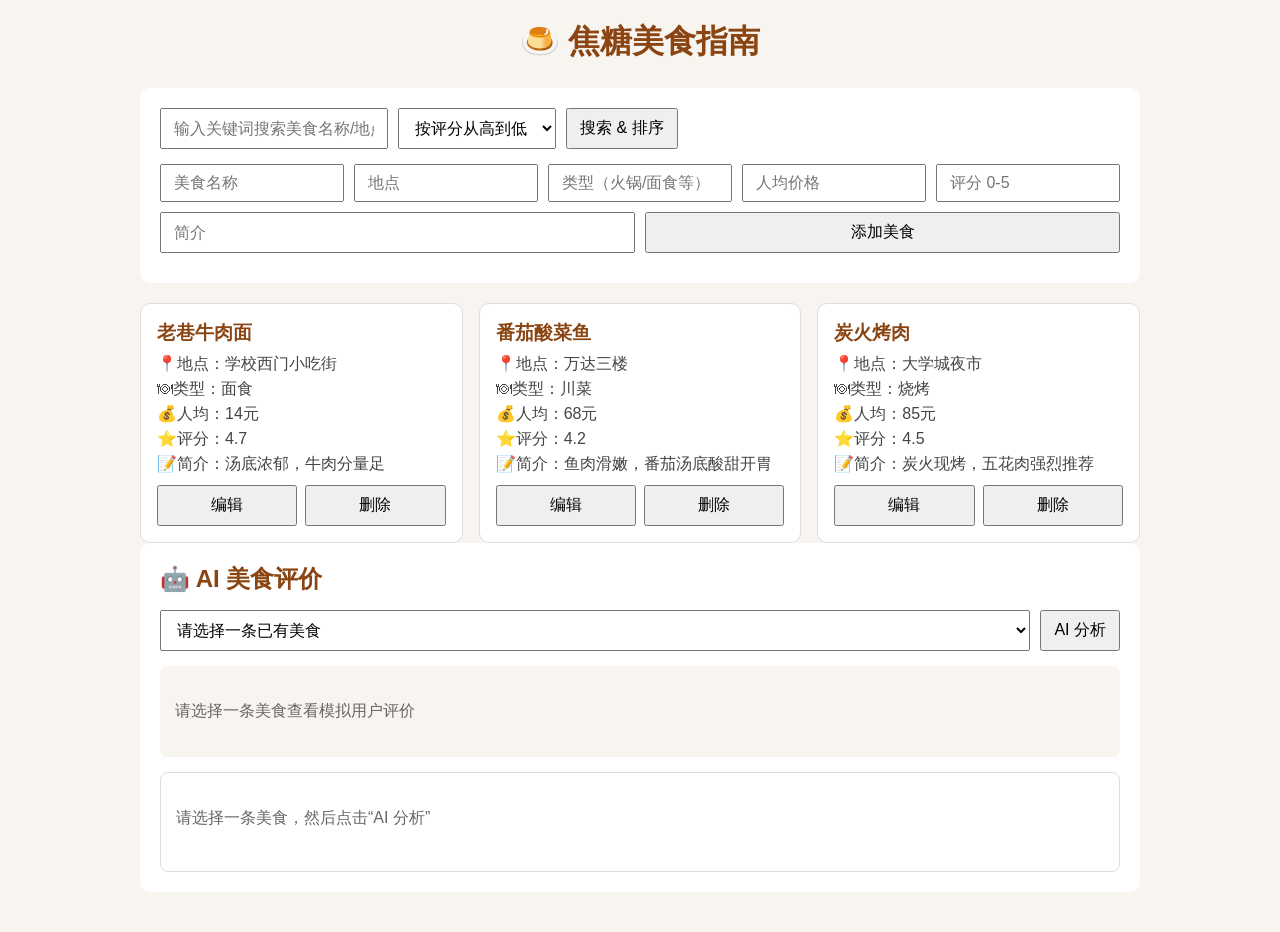
<file: food/index.html>
<!DOCTYPE html>
<html lang="zh-CN">

<head>
    <meta charset="UTF-8">
    <meta name="viewport" content="width=device-width, initial-scale=1.0">
    <title>焦糖美食指南</title>
    <link rel="stylesheet" href="style.css">

</head>

<body>
    <div class="container">

        <h1>🍮 焦糖美食指南</h1>

        <!-- ==================== 第二题：搜索、排序、新增、编辑 ==================== -->
        <div class="operate-area">

            <div class="search-row">
                <input id="searchInput" placeholder="输入关键词搜索美食名称/地点">

                <select id="sortSelect">
                    <option value="score-desc">按评分从高到低</option>
                    <option value="price-asc">按价格由低到高</option>
                </select>

                <button id="searchBtn">搜索 & 排序</button>
            </div>

            <div class="tip" id="tipBox"></div>

            <div class="form-row">
                <input id="foodName" placeholder="美食名称">
                <input id="foodPlace" placeholder="地点">
                <input id="foodType" placeholder="类型（火锅/面食等）">
                <input id="foodPrice" placeholder="人均价格" type="number">
                <input id="foodScore" placeholder="评分 0-5" type="number" step="0.1">
            </div>

            <div class="form-row">
                <input id="foodDesc" placeholder="简介">
                <input type="hidden" id="editId">
                <button id="addBtn">添加美食</button>
                <button id="cancelEditBtn" style="display:none">取消编辑</button>
            </div>

        </div>

        <!-- ==================== 美食列表 ==================== -->
        <div class="food-list" id="foodListBox"></div>

        <!-- ==================== 第三题：AI美食评价 ==================== -->
        <div class="ai-area">

            <h2>🤖 AI 美食评价</h2>

            <div class="ai-select-row">

                <select id="aiFoodSelect">
                    <option value="">请选择一条已有美食</option>
                </select>

                <button id="aiAnalyzeBtn">
                    AI 分析
                </button>

            </div>

            <!-- 模拟评价 -->
            <div class="review-box" id="reviewBox">
                <p class="ai-empty">
                    请选择一条美食查看模拟用户评价
                </p>
            </div>

            <!-- AI结果 -->
            <div class="ai-result" id="aiResult">
                <p class="ai-empty">
                    请选择一条美食，然后点击“AI 分析”
                </p>
            </div>

        </div>

    </div>

    <script>

        // ============================================================
        // 1. 第二题：美食数据
        // ============================================================

        let foodList =
            JSON.parse(localStorage.getItem("foodData")) || [
                //如果 localStorage 里面有 foodData，就使用它；如果没有，就使用后面的默认数组。
                {//js对象，属性名 : 属性值
                    id: 1,
                    name: "老巷牛肉面",
                    place: "学校西门小吃街",
                    type: "面食",
                    price: 14,
                    score: 4.7,
                    desc: "汤底浓郁，牛肉分量足"
                },

                {
                    id: 2,
                    name: "番茄酸菜鱼",
                    place: "万达三楼",
                    type: "川菜",
                    price: 68,
                    score: 4.2,
                    desc: "鱼肉滑嫩，番茄汤底酸甜开胃"
                },

                {
                    id: 3,
                    name: "炭火烤肉",
                    place: "大学城夜市",
                    type: "烧烤",
                    price: 85,
                    score: 4.5,
                    desc: "炭火现烤，五花肉强烈推荐"
                }
            ];

        let editId = null;


        // ============================================================
        // 2. 获取DOM
        // ============================================================
        /*#代表ID 选择器
        .代表类 选择器
         */
        const foodListBox =
            document.querySelector("#foodListBox");

        const searchInput =
            document.querySelector("#searchInput");

        const sortSelect =
            document.querySelector("#sortSelect");

        const searchBtn =
            document.querySelector("#searchBtn");

        const tipBox =
            document.querySelector("#tipBox");

        const foodName =
            document.querySelector("#foodName");

        const foodPlace =
            document.querySelector("#foodPlace");

        const foodType =
            document.querySelector("#foodType");

        const foodPrice =
            document.querySelector("#foodPrice");

        const foodScore =
            document.querySelector("#foodScore");

        const foodDesc =
            document.querySelector("#foodDesc");

        const editIdInput =
            document.querySelector("#editId");

        const addBtn =
            document.querySelector("#addBtn");

        const cancelEditBtn =
            document.querySelector("#cancelEditBtn");


        // AI相关DOM
        const aiFoodSelect =
            document.querySelector("#aiFoodSelect");

        const aiAnalyzeBtn =
            document.querySelector("#aiAnalyzeBtn");

        const reviewBox =
            document.querySelector("#reviewBox");

        const aiResult =
            document.querySelector("#aiResult");


        // ============================================================
        // 3. localStorage
        // ============================================================

        function saveToLocal() {

            localStorage.setItem(
                "foodData",
                JSON.stringify(foodList)
            );//localstorage持久化保存，关闭网页不会丢失，只能存字符串
            // JSON.stringify()把对象转换成json字符串
        }


        // ============================================================
        // 4. 第二题：渲染美食列表
        // ============================================================

        function renderList(list) {

            foodListBox.innerHTML = "";//清空旧内容

            if (list.length === 0) {

                foodListBox.innerHTML =
                    `<div class="empty-text">
                        没有找到美食信息
                    </div>`;

                return;
            }

            list.forEach(function (item) {

                const cardDiv =
                    document.createElement("div");

                cardDiv.className =
                    "food-card";

                cardDiv.innerHTML = `

                    <h3>${item.name}</h3>

                    <p>📍地点：${item.place}</p>

                    <p>🍽类型：${item.type}</p>

                    <p>💰人均：${item.price}元</p>

                    <p>⭐评分：${item.score}</p>

                    <p>📝简介：${item.desc}</p>

                    ${item.aiTags
                        ?
                        `<p>🤖AI标签：
                            ${item.aiTags.join("、")}
                        </p>`
                        :
                        ""// 没有AI标签时，不显示
                    }

                    <div class="card-btn">

                        <button
                            onclick="editFood(${item.id})">
                            编辑
                        </button>

                        <button
                            onclick="deleteFood(${item.id})">
                            删除
                        </button>

                    </div>
                `;

                foodListBox.appendChild(cardDiv);
                //前面`createElement`只是在内存创建标签，页面看不到；执行`appendChild`之后，卡片才被挂载到 DOM 树上，页面渲染出来
            });
        }


        // ============================================================
        // 5. 删除
        // ============================================================

        function deleteFood(id) {

            foodList =
                foodList.filter(function (item) {

                    return item.id !== id;
                });
            //移除相等id的元素
            saveToLocal();

            renderList(foodList);
            //重新渲染卡片，页面上那条被删掉的卡片消失
            renderAIFoodSelect();

            showTip("删除成功");
        }
        //filter**不会修改原数组**，必须写 `foodList = foodList.filter(...)` 把新数组存回去

        // ============================================================
        // 6. 编辑
        // ============================================================

        function editFood(id) {

            const target =
                foodList.find(item => item.id === id);

            if (!target) {
                return;
            }

            editId = id;
            // 把找到美食的数据，回填到页面表单输入框中
            foodName.value = target.name;
            foodPlace.value = target.place;
            foodType.value = target.type;
            foodPrice.value = target.price;
            foodScore.value = target.score;
            foodDesc.value = target.desc;

            editIdInput.value = id;

            addBtn.innerText = "保存修改";

            cancelEditBtn.style.display = "block";
            // 显示【取消编辑】按钮
        }


        cancelEditBtn.onclick =
            function () {

                clearForm();
            };


        function clearForm() {

            foodName.value = "";
            foodPlace.value = "";
            foodType.value = "";
            foodPrice.value = "";
            foodScore.value = "";
            foodDesc.value = "";

            editId = null;

            editIdInput.value = "";

            addBtn.innerText = "添加美食";

            cancelEditBtn.style.display = "none";

            hideTip();
        }


        // ============================================================
        // 7. 添加 / 修改
        // ============================================================

        addBtn.onclick =
            function () {

                const name =
                    foodName.value.trim();

                const place =
                    foodPlace.value.trim();

                const type =
                    foodType.value.trim();

                const price =
                    Number(foodPrice.value);

                const score =
                    Number(foodScore.value);

                const desc =
                    foodDesc.value.trim();


                if (!name) {

                    showTip(
                        "美食名称不能为空！"
                    );

                    return;
                }

                //超出范围特判
                if (isNaN(price) || price <= 0) {

                    showTip(
                        "价格必须是大于0的数字！"
                    );

                    return;
                }


                if (
                    isNaN(score) ||
                    score < 0 ||
                    score > 5
                ) {

                    showTip(
                        "评分范围0~5！"
                    );

                    return;
                }


                if (editId) {

                    const index =
                        foodList.findIndex(
                            item => item.id === editId
                        );

                    const oldFood =
                        foodList[index];

                    foodList[index] = {

                        id: editId,

                        name,
                        place,
                        type,
                        price,
                        score,
                        desc,

                        // 保留原来的AI标签
                        aiTags: oldFood.aiTags || []
                    };

                    showTip("修改成功");

                } else {

                    const newId =
                        Date.now();

                    foodList.push({

                        id: newId,

                        name,
                        place,
                        type,
                        price,
                        score,
                        desc
                    });

                    showTip("新增美食成功");
                }


                saveToLocal();

                renderList(foodList);

                renderAIFoodSelect();

                clearForm();
            };


        // ============================================================
        // 8. 搜索 + 排序
        // ============================================================

        searchBtn.onclick =
            function () {

                const keyword =
                    searchInput.value
                        .trim()
                        .toLowerCase();

                let resultList =
                    [...foodList];


                if (keyword) {

                    resultList =
                        resultList.filter(
                            function (item) {

                                return (

                                    item.name
                                        .toLowerCase()
                                        .includes(keyword)

                                    ||

                                    item.place
                                        .toLowerCase()
                                        .includes(keyword)
                                );
                            }
                        );
                }


                const sortType =
                    sortSelect.value;
                //获取类型

                if (sortType === "score-desc") {
                    //降序
                    resultList.sort(
                        (a, b) =>
                            b.score - a.score
                    );

                } else if (
                    sortType === "price-asc"
                ) {

                    resultList.sort(
                        (a, b) =>
                            a.price - b.price
                    );
                }


                renderList(resultList);
                //未匹配

                if (
                    keyword &&
                    resultList.length === 0
                ) {

                    showTip(
                        "没有匹配的美食"
                    );

                } else {

                    hideTip();
                }
            };


        // ============================================================
        // 9. 提示
        // ============================================================

        function showTip(msg) {

            tipBox.innerText = msg;
        }


        function hideTip() {

            tipBox.innerText = "";
        }


        // ============================================================
        // ==================== 第三题开始 ============================
        // ============================================================


        // ============================================================
        // 10. 模拟用户评价
        // ============================================================

        const reviewData = {

            1: [

                "汤底很浓郁，牛肉给得特别多。",

                "14元一碗，价格很实惠，学生党很适合。",

                "味道不错，不过高峰期人比较多。"
            ],

            2: [

                "鱼肉很嫩，番茄汤底酸酸甜甜的。",

                "分量比较足，两三个人一起吃比较合适。",

                "价格稍微有一点贵。"
            ],

            3: [

                "炭火烤出来的肉很香，五花肉很好吃。",

                "晚上和朋友一起吃氛围很好。",

                "价格比较高，适合多人一起吃。"
            ]
        };


        // 从localStorage读取后来自动生成的模拟评价
        // 这样刷新页面以后，新建美食的模拟评价也不会丢失
        const savedReviewData =
            JSON.parse(localStorage.getItem("reviewData") || "{}");

        // 把保存过的评价合并到原来的reviewData里
        // 原来1、2、3号美食的评价仍然保留
        Object.assign(reviewData, savedReviewData);


        // 保存模拟评价数据
        // 因为新增美食的id是Date.now()生成的，必须把对应评价也保存起来
        function saveReviewData() {

            localStorage.setItem(
                "reviewData",
                JSON.stringify(reviewData)
            );
        }


        // 根据新建美食的信息，自动生成几条模拟用户评价
        // 这样新建美食以后，也能显示评价并进行AI分析
        function generateMockReviews(food) {

            const name =
                food.name || "这家店";

            const type =
                food.type || "美食";

            const place =
                food.place || "附近";

            const price =
                food.price ? food.price + "元左右" : "价格还可以";

            const desc =
                food.desc || "整体体验不错";

            return [

                name + "的" + type + "味道不错，" + desc + "。",

                "位置在" + place + "，比较好找，适合日常去吃。",

                "人均大概" + price + "，整体性价比还可以。",

                "如果和朋友一起去，体验会更好。"
            ];
        }


        // 确保每一条美食都有模拟评价
        // 如果已有评价，就直接使用原来的
        // 如果没有评价，就自动生成一组并保存
        function ensureFoodReviews(food) {

            if (!food) {

                return [];
            }

            if (
                !Array.isArray(reviewData[food.id]) ||
                reviewData[food.id].length === 0
            ) {

                reviewData[food.id] =
                    generateMockReviews(food);

                saveReviewData();
            }

            return reviewData[food.id];
        }


        // ============================================================
        // 11. 将第二题已有美食放进AI选择框
        // ============================================================

        function renderAIFoodSelect() {

            aiFoodSelect.innerHTML =
                `<option value="">
                    请选择一条已有美食
                </option>`;


            foodList.forEach(function (item) {

                // 渲染AI选择框时，顺便确保这条美食有模拟评价
                ensureFoodReviews(item);

                const option =
                    document.createElement("option");

                option.value =
                    item.id;

                option.innerText =
                    item.name +
                    " - " +
                    item.place;

                aiFoodSelect.appendChild(option);
            });
        }


        // ============================================================
        // 12. 用户选择美食
        // ============================================================

        aiFoodSelect.onchange =
            function () {

                const id =
                    Number(aiFoodSelect.value);//转为数字id

                //// 清空评价区域，重置AI结果提示文字
                reviewBox.innerHTML = "";

                aiResult.innerHTML = `
                    <p class="ai-empty">
                        请选择“AI 分析”查看分析结果
                    </p>
                `;


                if (!id) {

                    reviewBox.innerHTML = `
                        <p class="ai-empty">
                            请选择一条美食查看模拟用户评价
                        </p>
                    `;

                    return;
                }


                // 根据选择的id找到对应美食
                const food =
                    foodList.find(item => item.id === id);

                // 获取这条美食的模拟评价
                // 如果是新建美食，会在这里自动生成
                const reviews =
                    ensureFoodReviews(food);


                // 空结果状态
                if (
                    !reviews ||
                    reviews.length === 0
                ) {

                    reviewBox.innerHTML = `
                        <p class="ai-empty">
                            暂无模拟评价
                        </p>
                    `;

                    return;
                }


                let html =
                    "<h3>💬 模拟用户评价</h3>";


                reviews.forEach(
                    function (review) {

                        html += `

                            <div class="review-item">
                                ${review}
                            </div>

                        `;
                    }
                );


                reviewBox.innerHTML =
                    html;
            };
        //从`reviewData`对象里，用 id 取出对应的评价数组


        // ============================================================
        // 13. 真实AI接口
        // ============================================================

        // 前端请求自己的 Node.js 后端
        // 后端再调用阿里云 Qwen
        //
        // 数据流程：
        // food + reviews
        //      ↓
        // fetch("/api/ai-food-review")
        //      ↓
        // Node.js server.js
        //      ↓
        // 阿里云 Qwen
        //      ↓
        // JSON
        //      ↓
        // 当前页面显示AI结果


        // 本地模拟AI分析
        // 当Node服务没启动、阿里云欠费或网络失败时，使用这个兜底结果
        // 这样页面不会直接显示Failed to fetch，方便课堂演示
        function createLocalAIResult(food, reviews, error) {

            const goodReviews =
                reviews.filter(function (review) {

                    return (
                        review.includes("不错") ||
                        review.includes("好") ||
                        review.includes("香") ||
                        review.includes("适合") ||
                        review.includes("性价比")
                    );
                });

            const badReviews =
                reviews.filter(function (review) {

                    return (
                        review.includes("贵") ||
                        review.includes("排队") ||
                        review.includes("人多") ||
                        review.includes("高峰")
                    );
                });

            return {

                summary:
                    food.name +
                    "整体评价较好，用户主要认可它的口味、位置和日常用餐体验。" +
                    "当前结果为本地模拟AI分析，原因是：" +
                    error.message,

                advantages:
                    goodReviews.length > 0
                        ? goodReviews.slice(0, 3)
                        : [
                            "整体味道比较稳定",
                            "适合日常用餐",
                            "用户体验较好"
                        ],

                disadvantages:
                    badReviews.length > 0
                        ? badReviews.slice(0, 3)
                        : [
                            "暂时没有明显集中差评",
                            "高峰期体验可能会受影响"
                        ],

                tags: [
                    food.type || "美食",
                    "模拟AI分析",
                    "适合尝试"
                ]
            };
        }


        async function requestAI(food, reviews) {

            try {

                // ====================================================
                // 1. 使用 fetch 向自己的后端发送请求
                // ====================================================

                const response = await fetch(
                    "/api/ai-food-review",
                    {
                        // POST：向服务器提交数据；get：从服务器获取数据
                        method: "POST",

                        // 告诉服务器请求体是 JSON
                        headers: {
                            "Content-Type": "application/json"
                        },

                        // 把 food 和 reviews 转换成 JSON 字符串
                        body: JSON.stringify({

                            // 把当前项目里的字段名，转换成后端AI接口使用的字段名
                            food: {
                                id: food.id,
                                name: food.name,
                                address: food.place,
                                category: food.type,
                                price: food.price,
                                rating: food.score,
                                desc: food.desc
                            },

                            // 后端兼容{text: "..."}格式
                            // 所以前端把字符串评价转换成对象数组
                            reviews: reviews.map(function (review) {

                                return {
                                    text: review
                                };
                            })
                        })
                    }
                );


                // ====================================================
                // 2. 判断HTTP请求是否成功
                // ====================================================

                if (!response.ok) {

                    throw new Error(
                        "HTTP请求失败，状态码：" +
                        response.status
                    );
                }


                // ====================================================
                // 3. 解析服务器返回的JSON
                // ====================================================

                const result =
                    await response.json();


                // ====================================================
                // 4. 返回AI结果
                // ====================================================

                // 后端如果返回success:false，说明AI分析失败
                if (result.success === false) {

                    throw new Error(
                        result.error || "AI 分析失败"
                    );
                }

                // server.js返回的数据在data里面
                // 这里直接返回data，下面显示AI结果时就能读取summary、advantages等字段
                return result.data || result;

            } catch (error) {

                // 如果真实AI请求失败，就返回本地模拟AI分析
                // 常见原因：server.js没启动、阿里云额度不足、网络请求失败
                return createLocalAIResult(food, reviews, error);
            }
        }

        // ============================================================
        // 15. AI分析按钮
        // ============================================================

        aiAnalyzeBtn.onclick = async function () {

            // 获取当前选择的美食 ID
            const foodId = parseInt(aiFoodSelect.value);

            // 没有选择美食
            if (!foodId) {
                aiResult.innerHTML = `
            <div class="empty-state">
                请先选择一家美食
            </div>
        `;
                return;
            }

            // 根据 ID 找到对应美食
            const food = foodList.find(item => item.id === foodId);

            if (!food) {
                aiResult.innerHTML = `
            <div class="empty-state">
                找不到这家美食
            </div>
        `;
                return;
            }

            // 获取这家美食对应的评价
            // 获取这家美食对应的评价
            // 新建美食如果还没有评价，会自动生成模拟评价
            const reviews = ensureFoodReviews(food);

            // 没有评价
            if (reviews.length === 0) {
                aiResult.innerHTML = `
            <div class="empty-state">
                暂无用户评价，无法进行 AI 分析
            </div>
        `;
                return;
            }

            // 按钮进入加载状态
            aiAnalyzeBtn.disabled = true;
            aiAnalyzeBtn.textContent = "AI 分析中...";

            aiResult.innerHTML = `
        <div class="loading">
            <div class="loading-spinner"></div>
            <p>AI 正在分析用户评价，请稍候...</p>
        </div>
    `;

            try {

                // ============================
                // 调用真正的后端 AI 接口
                // ============================

                const result = await requestAI(food, reviews);


                // ============================
                // 检查 AI 返回结果
                // ============================

                if (!result) {
                    throw new Error("AI 没有返回结果");
                }


                // ============================
                // 显示 AI 总结
                // ============================

                let html = `
            <div class="ai-result-content">

                <div class="ai-summary">
                    <h3>📋 综合评价</h3>
                    <p>
                        ${result.summary || "暂无总结"}
                    </p>
                </div>
        `;


                // ============================
                // 优点
                // ============================

                if (
                    Array.isArray(result.advantages) &&
                    result.advantages.length > 0
                ) {

                    html += `
                <div class="ai-section">
                    <h3>👍 用户认可</h3>
                    <ul>
            `;

                    result.advantages.forEach(item => {

                        html += `
                    <li>${item}</li>
                `;

                    });

                    html += `
                    </ul>
                </div>
            `;
                }


                // ============================
                // 缺点
                // ============================

                if (
                    Array.isArray(result.disadvantages) &&
                    result.disadvantages.length > 0
                ) {

                    html += `
                <div class="ai-section">
                    <h3>👎 用户反馈的问题</h3>
                    <ul>
            `;

                    result.disadvantages.forEach(item => {

                        html += `
                    <li>${item}</li>
                `;

                    });

                    html += `
                    </ul>
                </div>
            `;
                }


                // ============================
                // AI 标签
                // ============================

                if (
                    Array.isArray(result.tags) &&
                    result.tags.length > 0
                ) {

                    html += `
                <div class="ai-section">
                    <h3>🏷️ AI 标签</h3>

                    <div class="ai-tags">
            `;

                    result.tags.forEach(tag => {

                        html += `
                    <span class="ai-tag">
                        ${tag}
                    </span>
                `;

                    });

                    html += `
                    </div>
                </div>
            `;
                }


                // 关闭外层
                html += `
            </div>
        `;


                // 显示结果
                aiResult.innerHTML = html;


            } catch (error) {

                console.error("AI 分析失败：", error);

                aiResult.innerHTML = `
            <div class="error-state">
                <h3>AI 分析失败</h3>
                <p>${error.message}</p>
                <p>请稍后重试。</p>
            </div>
        `;

            } finally {

                // 恢复按钮
                aiAnalyzeBtn.disabled = false;
                aiAnalyzeBtn.textContent = "AI 分析";

            }

        };

        // ============================================================
        // 16. 应用AI标签
        // ============================================================

        function applyAITags(foodId) {

            const food =
                foodList.find(
                    function (item) {

                        return item.id === foodId;
                    }
                );


            if (!food) {

                return;
            }


            food.aiTags = [

                food.type,

                "值得尝试",

                "用户评价较好"
            ];


            // 保存到localStorage
            saveToLocal();


            // 重新渲染第二题的美食列表
            renderList(foodList);


            // 显示应用成功
            const oldButton =
                document.querySelector(
                    ".apply-btn"
                );


            if (oldButton) {

                oldButton.innerText =
                    "✓ AI标签已应用";

                oldButton.disabled =
                    true;
            }


            const successText =
                document.createElement("p");

            successText.className =
                "applied-text";

            successText.innerText =
                "AI标签已经保存到这条美食中。";


            aiResult.appendChild(
                successText
            );
        }


        // ============================================================
        // 17. 页面初始化
        // ============================================================

        renderList(foodList);

        renderAIFoodSelect();

    </script>

</body>

</html>
</file>
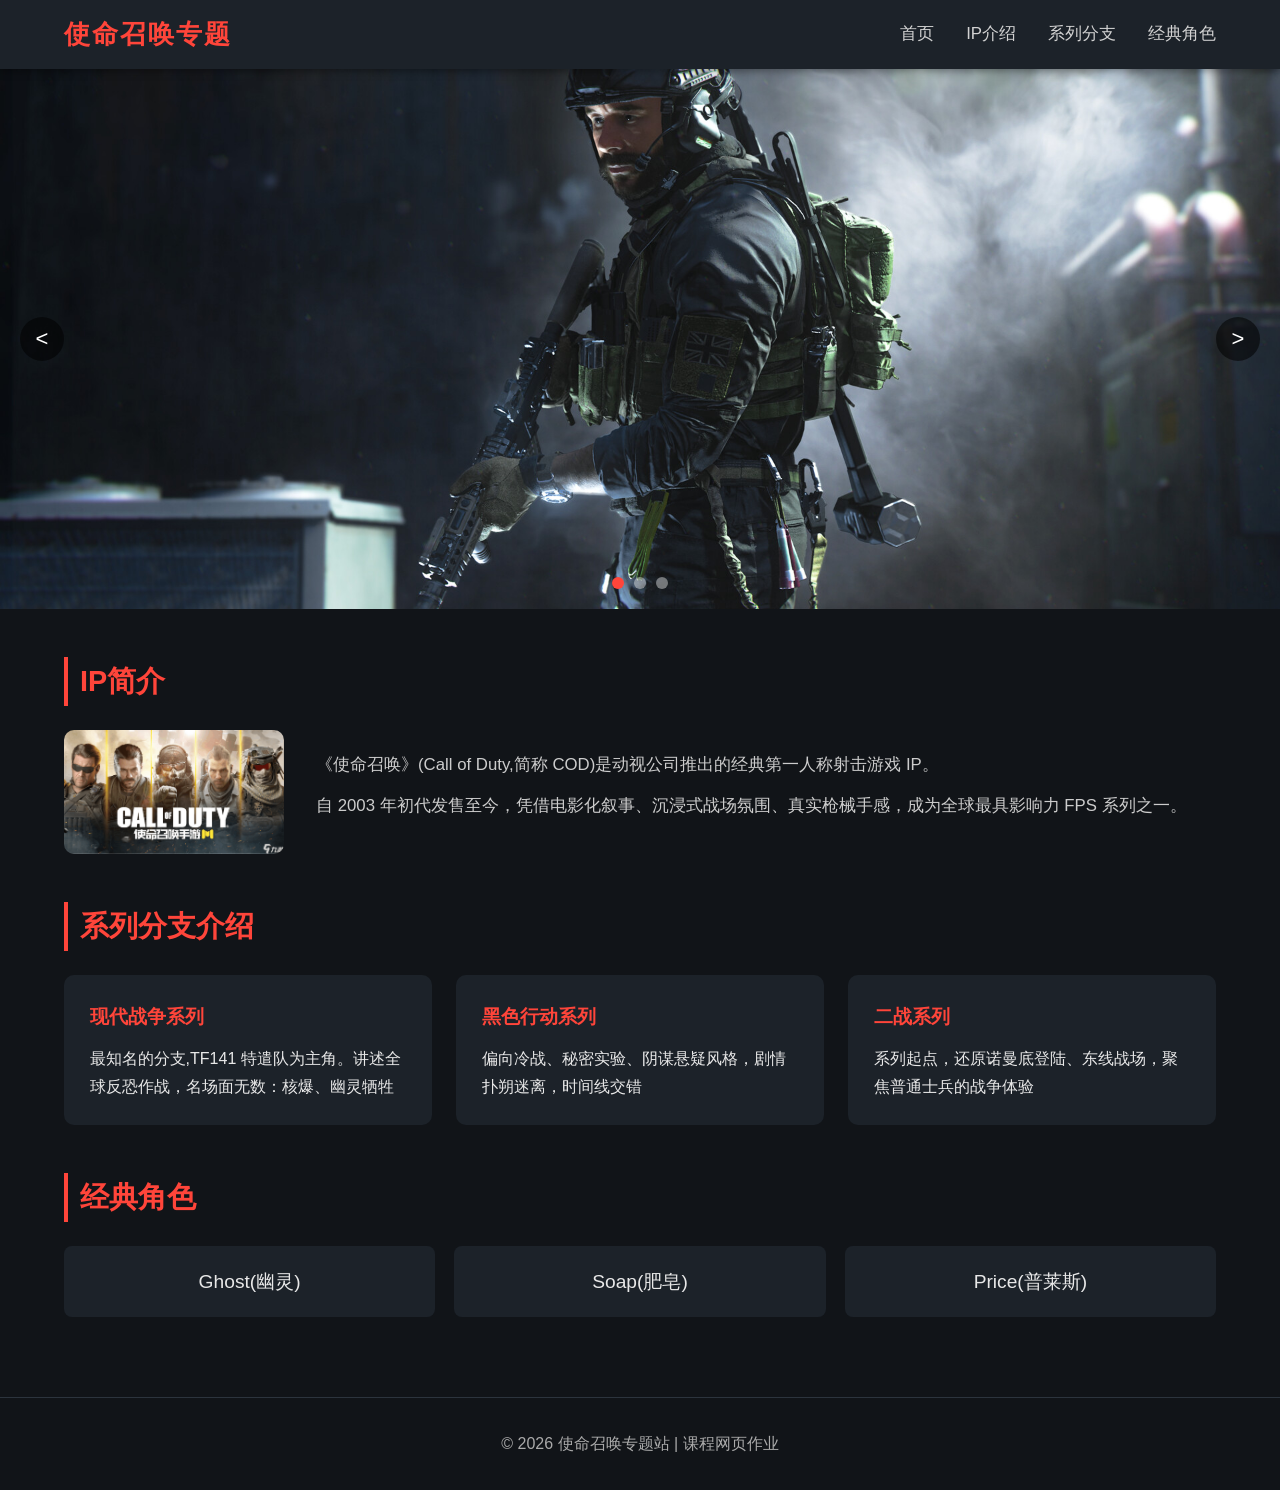
<file: introduction/cod.html>
<!DOCTYPE html>
<html lang="zh-CN">

<head>
    <meta charset="UTF-8">
    <meta name="viewport" content="width=device-width, initial-scale=1.0">
    <title>使命召唤专题站</title>
    <link rel="stylesheet" href="style1.css">
</head>

<body>
    <!-- 顶部导航栏 -->
    <header>
        <nav>
            <div class="cod-logo">
                <h1>使命召唤专题</h1>
            </div>
            <ul class="cod-nav-links">
                <li><a href="#cod-home">首页</a></li>
                <li><a href="#cod-intro">IP介绍</a></li>
                <li><a href="#cod-series">系列分支</a></li>
                <li><a href="#cod-character">经典角色</a></li>
            </ul>
        </nav>
    </header>
    <!-- 轮播图 -->
    <section id="cod-home" class="cod-carousel-container">
        <div class="cod-carousel">
            <div class="cod-carousel-item">
                <img src="../image/scenery1.jpg">
            </div>
            <div class="cod-carousel-item">
                <img src="../image/scenery2.jpg">
            </div>
            <div class="cod-carousel-item">
                <img src="../image/scenery3.jpg">
            </div>
        </div>
        <button class="cod-carousel-btn cod-prev-btn">&lt;</button>
        <button class="cod-carousel-btn cod-next-btn">&gt;</button>
        <div class="cod-carousel-indicators">
            <span class="cod-indicator active" data-index="0"></span>
            <span class="cod-indicator" data-index="1"></span>
            <span class="cod-indicator" data-index="2"></span>
        </div>
    </section>
    <div class="cod-container">
        <!-- IP介绍 -->
        <section id="cod-intro">
            <h2>IP简介</h2>
            <div class="cod-intro-content">
                <img src="../image/profile.png" alt="游戏海报" class="cod-avatar">
                <div>
                    <p>《使命召唤》(Call of Duty,简称 COD)是动视公司推出的经典第一人称射击游戏 IP。</p>
                    <p> 自 2003 年初代发售至今，凭借电影化叙事、沉浸式战场氛围、真实枪械手感，成为全球最具影响力 FPS 系列之一。</p>
                </div>
            </div>
        </section>
        <!-- 系列介绍 -->
        <section id="cod-series">
            <h2>系列分支介绍</h2>
            <div class="cod-series-card-wrap">
                <div class="cod-series-card">
                    <h3>现代战争系列</h3>
                    <p>最知名的分支,TF141 特遣队为主角。讲述全球反恐作战，名场面无数：核爆、幽灵牺牲</p>
                </div>
                <div class="cod-series-card">
                    <h3>黑色行动系列</h3>
                    <p>偏向冷战、秘密实验、阴谋悬疑风格，剧情扑朔迷离，时间线交错</p>
                </div>
                <div class="cod-series-card">
                    <h3>二战系列</h3>
                    <p>系列起点，还原诺曼底登陆、东线战场，聚焦普通士兵的战争体验</p>
                </div>
            </div>
        </section>
        <!-- 经典角色 -->
        <section id="cod-character">
            <h2>经典角色</h2>
            <div class="cod-character-wrap">
                <div class="cod-character-item">
                    <span>Ghost(幽灵)</span>
                </div>
                <div class="cod-character-item">
                    <span>Soap(肥皂)</span>
                </div>
                <div class="cod-character-item">
                    <span>Price(普莱斯)</span>
                </div>
            </div>
        </section>
    </div>
    <!-- 页脚 -->
    <footer class="cod-footer">
        <p>&copy; 2026 使命召唤专题站 | 课程网页作业</p>
    </footer>
    <script>
        // 轮播图实现
        const carouselDom = document.querySelector('.cod-carousel');
        const carouselItems = document.querySelectorAll('.cod-carousel-item');
        const prevBtn = document.querySelector('.cod-prev-btn');
        const nextBtn = document.querySelector('.cod-next-btn');
        const indicators = document.querySelectorAll('.cod-indicator');
        const carouselBox = document.querySelector('.cod-carousel-container');

        let currentIndex = 0;
        const itemCount = carouselItems.length;
        let autoCarouselTimer;

        // 自动轮播
        function startAutoCarousel() {
            autoCarouselTimer = setInterval(function () {
                currentIndex = (currentIndex + 1) % itemCount;
                updateCarouselView();
            }, 3000);
        }
        // 停止自动轮播
        function stopAutoCarousel() {
            clearInterval(autoCarouselTimer);
        }
        // 更新轮播图视图
        function updateCarouselView() {
            carouselDom.style.transform = 'translateX(-' + currentIndex * 100 + '%)';
            indicators.forEach(function (dot, index) {
                dot.classList.toggle('active', index === currentIndex);
            });
        }
        // 点击下一张
        nextBtn.onclick = function () {
            currentIndex = (currentIndex + 1) % itemCount;
            updateCarouselView();
        }
        // 点击上一张
        prevBtn.onclick = function () {
            currentIndex = (currentIndex - 1 + itemCount) % itemCount;
            updateCarouselView();
        }
        // 点击指示器切换
        indicators.forEach(function (dot, index) {
            dot.onclick = function () {
                currentIndex = index;
                updateCarouselView();
            }
        });
        // 鼠标悬停暂停/恢复自动轮播
        carouselBox.onmouseenter = stopAutoCarousel;
        carouselBox.onmouseleave = startAutoCarousel;

        // 页面滚动动画观察器
        const pageSections = document.querySelectorAll('section');
        const sectionObserver = new IntersectionObserver(function (entries) {
            //IntersectionObserver 用来监测元素和视口是否相交
            entries.forEach(function (entryItem) {
                if (entryItem.isIntersecting) {
                    entryItem.target.classList.add('active');
                }
            });
        }, { threshold: 0.1 });
        //threshold: 0.1 只要 section 有 10% 进入屏幕，就给它添加 active 类，触发 CSS 滚动入场动画
        pageSections.forEach(function (sectionDom) {
            sectionObserver.observe(sectionDom);
        });

        // 初始化启动轮播
        startAutoCarousel();
        //创建一个观察器，监视页面中的 section；

    </script>
</body>

</html>
</file>
<file: food/style.css>
* {
      margin: 0;
      padding: 0;
      box-sizing: border-box;
      font-family: "Microsoft Yahei", sans-serif;
  }

  body {
      padding: 20px;
      background-color: #f8f5f0;
  }

  .container {
      max-width: 1000px;
      margin: 0 auto;
  }

  h1 {
      text-align: center;
      color: #8b4513;
      margin-bottom: 24px;
  }

  .operate-area,
  .ai-area {
      background: #fff;
      padding: 20px;
      border-radius: 10px;
      margin-bottom: 20px;
  }

  .search-row {
      display: flex;
      gap: 10px;
      margin-bottom: 15px;
      flex-wrap: wrap;
  }

  input,
  select,
  button {
      padding: 8px 12px;
      font-size: 16px;
  }

  .form-row {
      display: grid;
      grid-template-columns: repeat(auto-fit, minmax(180px, 1fr));
      gap: 10px;
      margin-bottom: 10px;
  }

  .tip {
      color: #c0392b;
      margin: 8px 0;
  }

  .food-list {
      display: grid;
      grid-template-columns: repeat(auto-fill, minmax(280px, 1fr));
      gap: 16px;
  }

  .food-card {
      background: #fff;
      padding: 16px;
      border-radius: 10px;
      border: 1px solid #ddd;
  }

  .food-card h3 {
      color: #8b4513;
      margin-bottom: 8px;
  }

  .food-card p {
      margin: 4px 0;
      color: #444;
  }

  .card-btn {
      margin-top: 10px;
      display: flex;
      gap: 8px;
  }

  .card-btn button {
      flex: 1;
      cursor: pointer;
  }

  .empty-text {
      text-align: center;
      padding: 30px;
      color: #666;
      font-size: 18px;
  }

  /* ==================== AI区域 ==================== */

  .ai-area h2 {
      color: #8b4513;
      margin-bottom: 15px;
  }

  .ai-select-row {
      display: flex;
      gap: 10px;
      margin-bottom: 15px;
  }

  .ai-select-row select {
      flex: 1;
  }

  .ai-select-row button {
      cursor: pointer;
      /*鼠标样式*/
  }

  .review-box {
      background: #f8f5f0;
      padding: 15px;
      border-radius: 8px;
      margin-bottom: 15px;
  }

  .review-box h3 {
      margin-bottom: 10px;
      color: #8b4513;
  }

  .review-item {
      padding: 8px 0;
      border-bottom: 1px solid #ddd;
  }

  .review-item:last-child {
      border-bottom: none;
  }

  .ai-result {
      border: 1px solid #ddd;
      border-radius: 8px;
      padding: 15px;
      min-height: 100px;
  }

  .ai-result h3 {
      color: #8b4513;
      margin: 12px 0 8px;
  }

  .ai-result ul {
      padding-left: 20px;
  }

  .ai-result li {
      margin: 5px 0;
  }

  .ai-loading {
      text-align: center;
      color: #8b4513;
      padding: 20px;
  }

  .ai-error {
      color: #c0392b;
      padding: 20px;
  }

  .ai-empty {
      color: #666;
      padding: 20px 0;
  }

  .ai-tags {
      display: flex;
      gap: 8px;
      flex-wrap: wrap;
  }

  .ai-tag {
      background: #f3e2d0;
      color: #8b4513;
      padding: 5px 10px;
      border-radius: 15px;
  }

  .apply-btn {
      margin-top: 15px;
      cursor: pointer;
  }

  .applied-text {
      margin-top: 10px;
      color: #27ae60;
  }
</file>
<file: introduction/style1.css>
* {
    margin: 0;
    padding: 0;
    box-sizing: border-box;
    font-family: "Microsoft Yahei", sans-serif;
}

body {
    background-color: #111418;
    color: #e8e8e8;
    line-height: 1.7;
}

/* 导航栏 */
header {
    background-color: #1c2229;
    position: sticky;
    top: 0;
    z-index: 999;
    box-shadow: 0 2px 8px rgba(0, 0, 0, 0.4);
}

nav {
    max-width: 1200px;
    margin: 0 auto;
    display: flex;
    justify-content: space-between;
    align-items: center;
    padding: 0.8rem 1.5rem;
}

.cod-logo h1 {
    font-size: 1.6rem;
    color: #ff453a;
    letter-spacing: 2px;
}

.cod-nav-links {
    display: flex;
    gap: 2rem;
    list-style: none;
    flex-wrap: wrap;
}

.cod-nav-links a {
    color: #d2d2d2;
    text-decoration: none;
    font-size: 1.05rem;
    transition: color 0.3s;
}

.cod-nav-links a:hover {
    color: #ff453a;
}

/* 轮播容器 */
.cod-carousel-container {
    width: 100%;
    height: 60vh;
    overflow: hidden;
    position: relative;
}

.cod-carousel {
    display: flex;
    height: 100%;
    transition: transform 0.6s ease;
    /*transform 平滑过渡*/
}

.cod-carousel-item {
    flex: 0 0 100%;
    height: 100%;
}

.cod-carousel-item img {
    width: 100%;
    height: 100%;
    object-fit: cover;
    /*object-fit: 图片保持原始比例，铺满盒子，超出部分裁剪*/
}

.cod-carousel-btn {
    position: absolute;
    top: 50%;
    /*居中*/
    transform: translateY(-50%);
    /*居中*/
    width: 44px;
    height: 44px;
    background: rgba(0, 0, 0, 0.55);
    color: #fff;
    border: none;
    font-size: 22px;
    border-radius: 50%;
    /*圆角*/
    cursor: pointer;
    z-index: 10;
    /*保证按钮在图片上层，可以点击*/
}

.cod-prev-btn {
    left: 20px;
}

.cod-next-btn {
    right: 20px;
}

.cod-carousel-indicators {
    position: absolute;
    bottom: 20px;
    left: 50%;
    transform: translateX(-50%);
    display: flex;
    gap: 10px;
}

.cod-indicator {
    width: 12px;
    height: 12px;
    border-radius: 50%;
    background-color: rgba(255, 255, 255, 0.4);
    cursor: pointer;
}

.cod-indicator.active {
    background-color: #ff453a;
}

/* 主体容器 */
.cod-container {
    max-width: 1200px;
    margin: 0 auto;
    padding: 3rem 1.5rem;
    gap: 3rem;
    display: flex;
    flex-direction: column;
}

.cod-container h2 {
    font-size: 1.8rem;
    margin-bottom: 1.5rem;
    color: #ff453a;
    border-left: 4px solid #ff453a;
    padding-left: 12px;
}

/* IP介绍板块 */
.cod-intro-content {
    display: flex;
    gap: 2rem;
    align-items: center;
    flex-wrap: wrap;
}

.cod-avatar {
    width: 220px;
    border-radius: 10px;
    object-fit: cover;
}

.cod-intro-content p {
    margin-bottom: 0.8rem;
    font-size: 1.05rem;
    color: #cccccc;
}

/* 系列卡片 */
.cod-series-card-wrap {
    display: grid;
    grid-template-columns: repeat(auto-fit, minmax(280px, 1fr));
    gap: 1.5rem;
}

.cod-series-card {
    background-color: #1c2229;
    padding: 1.6rem;
    border-radius: 10px;
    transition: 0.3s;
}

.cod-series-card:hover {
    transform: translateY(-6px);
    box-shadow: 0 6px 16px rgba(255, 69, 58, 0.2);
}

.cod-series-card h3 {
    color: #ff453a;
    margin-bottom: 0.8rem;
}

/* 角色板块 */
.cod-character-wrap {
    display: grid;
    grid-template-columns: repeat(auto-fit, minmax(180px, 1fr));
    gap: 1.2rem;
}

.cod-character-item {
    background: #1c2229;
    padding: 1.2rem;
    text-align: center;
    border-radius: 8px;
    font-size: 1.2rem;
}

/* 页脚 */
.cod-footer {
    text-align: center;
    padding: 2rem;
    color: #aaa;
    border-top: 1px solid #2c343d;
    margin-top: 2rem;
}

/* 滚动动画，配合JS的active */
section {
    opacity: 0;
    transform: translateY(30px);
    transition: 0.8s ease;
}

section.active {
    opacity: 1;
    transform: translateY(0);
}

/* 手机端适配 */
@media (max-width:768px) {
    nav {
        flex-direction: column;
        gap: 1rem;
        padding: 1rem;
    }

    .cod-nav-links {
        gap: 1rem;
    }

    .cod-carousel-container {
        height: 45vh;
    }

    .cod-intro-content {
        justify-content: center;
        text-align: center;
    }
}
</file>
